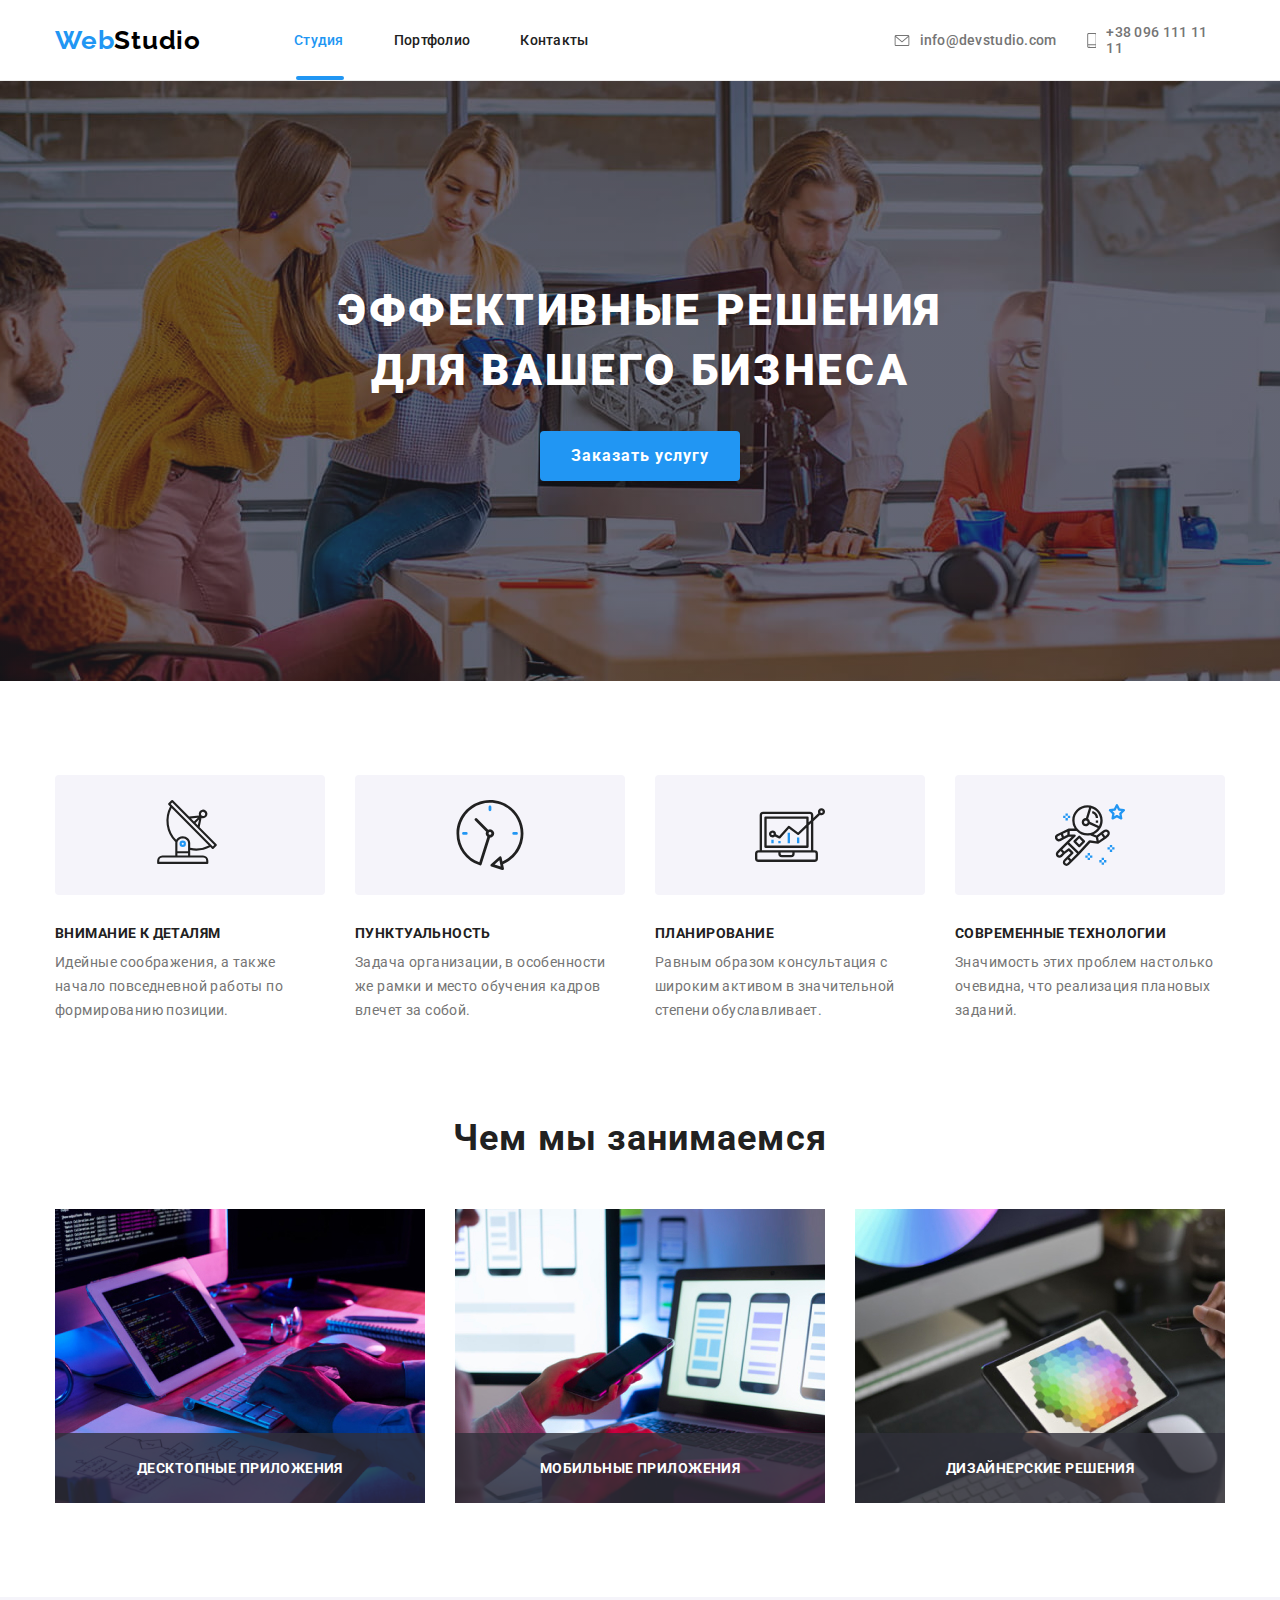
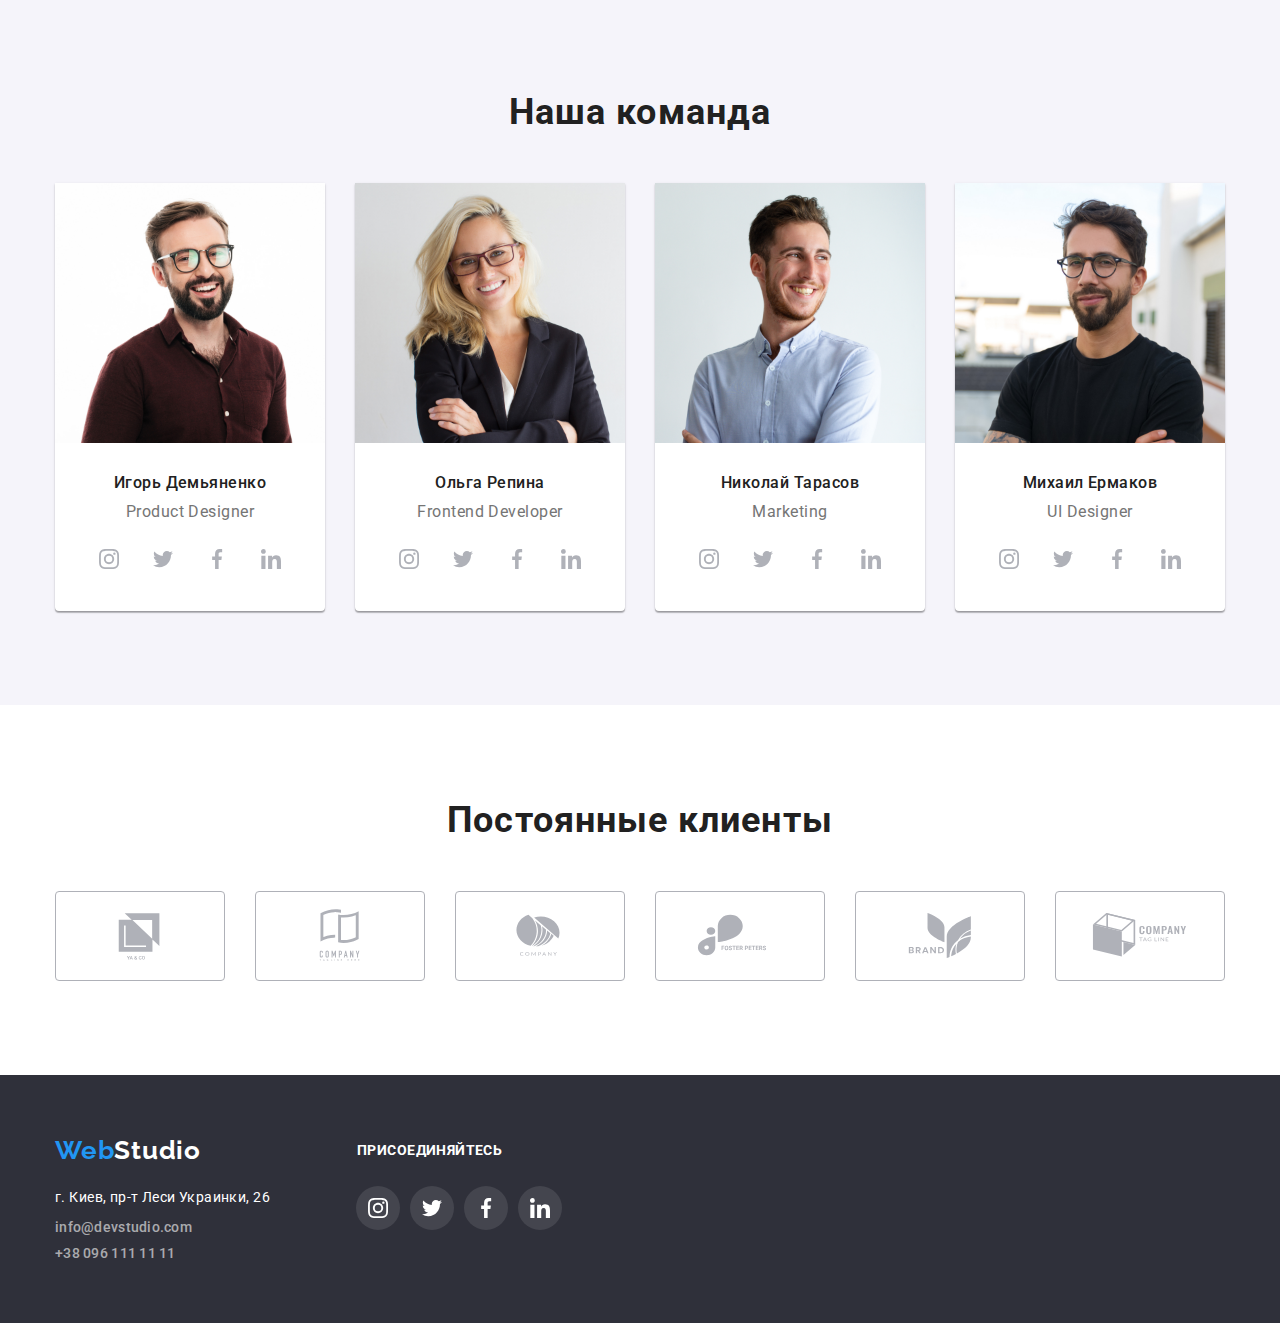
<file: index.html>
<!DOCTYPE html>
<html lang="ru">
  <head>
    <meta charset="UTF-8" />
    <meta name="viewport" content="width=device-width, initial-scale=1.0" />
    <title>Студия</title>
    <link rel="preconnect" href="https://fonts.googleapis.com" />
    <link rel="preconnect" href="https://fonts.gstatic.com" crossorigin />
    <link
      href="https://fonts.googleapis.com/css2?family=Raleway:wght@700&family=Roboto:wght@400;500;700;900&display=swap"
      rel="stylesheet"
    />
    <link
      rel="stylesheet"
      type="text/css"
      href="https://cdnjs.cloudflare.com/ajax/libs/modern-normalize/1.0.0/modern-normalize.min.css"
    />
    <link rel="stylesheet" type="text/css" href="./css/styles.css" />
  </head>

  <body>
    <!-- Шапка сайта -->

    <header class="page-header">
      <div class="container">
        <nav>
          <a class="logo" href=""> <span class="logoweb">Web</span>Studio</a>
          <ul class="site-nav">
            <li class="item">
              <a class="nav-link primary" href="./index.html">Студия</a>
            </li>
            <li class="item">
              <a class="nav-link secondary" href="./portfolio.html"
                >Портфолио</a
              >
            </li>
            <li class="item">
              <a class="nav-link" href="">Контакты</a>
            </li>
          </ul>
        </nav>
        <ul class="header-contacts">
          <li class="item">
            <a class="contact-mail" href="/mailto:info@devstudio.com">
              <svg class="envelope" width="26" height="79">
                <use href="./images/icons.svg#icon-envelope"></use>
              </svg>
              info@devstudio.com
            </a>
          </li>

          <li class="item">
            <a class="contact-phone" href="tel:+380961111111">
              <svg class="smartphone" width="20" height="79">
                <use href="./images/icons.svg#icon-smartphone"></use>
              </svg>
              +38 096 111 11 11
            </a>
          </li>
        </ul>
      </div>
    </header>
    <main>
      <!-- Слоган -->
      <section class="slogan">
        <div class="container">
          <h1 class="slogan-statement">
            Эффективные решения <br />
            для вашего бизнеса
          </h1>
          <button data-modal-open class="btn-type" type="button">
            Заказать услугу
          </button>
        </div>
      </section>

      <!-- Преимущества -->

      <section class="section advantages">
        <div class="container">
          <h2 class="visually-hidden">Наши преимущества</h2>
          <ul>
            <li class="item">
              <div class="advtgs-container">
                <svg class="advntgs-icon" width="70" height="70">
                  <use href="./images/icons.svg#icon-antenna"></use>
                </svg>
              </div>
              <h3>Внимание к деталям</h3>
              <p>
                Идейные соображения, а также начало повседневной работы по
                формированию позиции.
              </p>
            </li>
            <li class="item">
              <div class="advtgs-container">
                <svg class="advntgs-icon" width="70" height="70">
                  <use href="./images/icons.svg#icon-clock"></use>
                </svg>
              </div>
              <h3>Пунктуальность</h3>
              <p>
                Задача организации, в особенности же рамки и место обучения
                кадров влечет за собой.
              </p>
            </li>
            <li class="item">
              <div class="advtgs-container">
                <svg class="advntgs-icon" width="70" height="70">
                  <use href="./images/icons.svg#icon-diagram"></use>
                </svg>
              </div>
              <h3>Планирование</h3>
              <p>
                Равным образом консультация с широким активом в значительной
                степени обуславливает.
              </p>
            </li>
            <li class="item">
              <div class="advtgs-container">
                <svg class="advntgs-icon" width="70" height="70">
                  <use href="./images/icons.svg#icon-astronaut"></use>
                </svg>
              </div>
              <h3>Современные технологии</h3>
              <p>
                Значимость этих проблем настолько очевидна, что реализация
                плановых заданий.
              </p>
            </li>
          </ul>
        </div>
      </section>

      <!-- Виды деятельности -->
      <section class="section activity">
        <div class="container">
          <h2>Чем мы занимаемся</h2>
          <ul>
            <li class="item">
              <div class="thumb">
                <img
                  class="image-freegap"
                  src="./images/box1.jpg"
                  alt="Трансформер"
                  width="370"
                />
                <p class="label">Десктопные приложения</p>
              </div>
            </li>
            <li class="item">
              <div class="thumb">
                <img
                  class="image-freegap"
                  src="./images/box2.jpg"
                  alt="Ноутбук"
                  width="370"
                />
                <p class="label">Мобильные приложения</p>
              </div>
            </li>
            <li class="item">
              <div class="thumb">
                <img
                  class="image-freegap"
                  src="./images/box3.jpg"
                  alt="Планшет"
                  width="370"
                />
                <p class="label">Дизайнерские решения</p>
              </div>
            </li>
          </ul>
        </div>
      </section>

      <!-- Команда -->
      <section class="section studio-team">
        <div class="container">
          <h2 class="team">Наша команда</h2>
          <ul class="team-photos">
            <li class="item">
              <!-- Фотография-->
              <img
                class="image-freegap"
                src="./images/img1.jpg"
                alt="Фотография1"
                width="270"
              />
              <div class="team-cont">
                <h3 class="team-member">Игорь Демьяненко</h3>
                <p class="team-position">Product Designer</p>
                <ul class="social-list">
                  <li class="social-item">
                    <a class="social-link" href="">
                      <svg width="20" height="20">
                        <use href="./images/icons.svg#icon-instagram"></use>
                      </svg>
                    </a>
                  </li>
                  <li class="social-item">
                    <a class="social-link" href="">
                      <svg width="20" height="20">
                        <use href="./images/icons.svg#icon-twitter"></use>
                      </svg>
                    </a>
                  </li>
                  <li class="social-item">
                    <a class="social-link" href="">
                      <svg width="20" height="20">
                        <use href="./images/icons.svg#icon-facebook"></use>
                      </svg>
                    </a>
                  </li>
                  <li class="social-item">
                    <a class="social-link" href="">
                      <svg width="20" height="20">
                        <use href="./images/icons.svg#icon-linkedin"></use>
                      </svg>
                    </a>
                  </li>
                </ul>
              </div>
            </li>
            <li class="item">
              <!-- Фотография-->
              <img
                class="image-freegap"
                src="./images/img2.jpg"
                alt="Фотография2"
                width="270"
              />
              <div class="team-cont">
                <h3 class="team-member">Ольга Репина</h3>
                <p class="team-position">Frontend Developer</p>
                <ul class="social-list">
                  <li class="social-item">
                    <a class="social-link" href="">
                      <svg width="20" height="20">
                        <use href="./images/icons.svg#icon-instagram"></use>
                      </svg>
                    </a>
                  </li>
                  <li class="social-item">
                    <a class="social-link" href="">
                      <svg width="20" height="20">
                        <use href="./images/icons.svg#icon-twitter"></use>
                      </svg>
                    </a>
                  </li>
                  <li class="social-item">
                    <a class="social-link" href="">
                      <svg width="20" height="20">
                        <use href="./images/icons.svg#icon-facebook"></use>
                      </svg>
                    </a>
                  </li>
                  <li class="social-item">
                    <a class="social-link" href="">
                      <svg width="20" height="20">
                        <use href="./images/icons.svg#icon-linkedin"></use>
                      </svg>
                    </a>
                  </li>
                </ul>
              </div>
            </li>
            <li class="item">
              <!-- Фотография-->
              <img
                class="image-freegap"
                src="./images/img3.jpg"
                alt="Фотография3"
                width="270"
              />
              <div class="team-cont">
                <h3 class="team-member">Николай Тарасов</h3>
                <p class="team-position">Marketing</p>
                <ul class="social-list">
                  <li class="social-item">
                    <a class="social-link" href="">
                      <svg width="20" height="20">
                        <use href="./images/icons.svg#icon-instagram"></use>
                      </svg>
                    </a>
                  </li>
                  <li class="social-item">
                    <a class="social-link" href="">
                      <svg width="20" height="20">
                        <use href="./images/icons.svg#icon-twitter"></use>
                      </svg>
                    </a>
                  </li>
                  <li class="social-item">
                    <a class="social-link" href="">
                      <svg width="20" height="20">
                        <use href="./images/icons.svg#icon-facebook"></use>
                      </svg>
                    </a>
                  </li>
                  <li class="social-item">
                    <a class="social-link" href="">
                      <svg width="20" height="20">
                        <use href="./images/icons.svg#icon-linkedin"></use>
                      </svg>
                    </a>
                  </li>
                </ul>
              </div>
            </li>
            <li class="item">
              <!-- Фотография-->
              <img
                class="image-freegap"
                src="./images/img4.jpg"
                alt="Фотография4"
                width="270"
              />
              <div class="team-cont">
                <h3 class="team-member">Михаил Ермаков</h3>
                <p class="team-position">UI Designer</p>
                <ul class="social-list">
                  <li class="social-item">
                    <a class="social-link" href="">
                      <svg width="20" height="20">
                        <use href="./images/icons.svg#icon-instagram"></use>
                      </svg>
                    </a>
                  </li>
                  <li class="social-item">
                    <a class="social-link" href="">
                      <svg width="20" height="20">
                        <use href="./images/icons.svg#icon-twitter"></use>
                      </svg>
                    </a>
                  </li>
                  <li class="social-item">
                    <a class="social-link" href="">
                      <svg width="20" height="20">
                        <use href="./images/icons.svg#icon-facebook"></use>
                      </svg>
                    </a>
                  </li>
                  <li class="social-item">
                    <a class="social-link" href="">
                      <svg width="20" height="20">
                        <use href="./images/icons.svg#icon-linkedin"></use>
                      </svg>
                    </a>
                  </li>
                </ul>
              </div>
            </li>
          </ul>
        </div>
      </section>
      <!-- Клиенты -->
      <section class="section clients">
        <div class="container">
          <h2 class="clients-title">Постоянные клиенты</h2>
          <ul class="clients-list">
            <li class="clients-item">
              <a class="client-link" href="">
                <svg
                  width="106"
                  height="60"
                  preserveAspectRatio="xMidYMid slice"
                >
                  <use href="./images/icons.svg#icon-Logo-1"></use>
                </svg>
              </a>
            </li>

            <li class="clients-item">
              <a class="client-link" href="">
                <svg
                  width="106"
                  height="60"
                  preserveAspectRatio="xMidYMid slice"
                >
                  <use href="./images/icons.svg#icon-Logo-2"></use>
                </svg>
              </a>
            </li>

            <li class="clients-item">
              <a class="client-link" href="">
                <svg
                  width="106"
                  height="60"
                  preserveAspectRatio="xMidYMid slice"
                >
                  <use href="./images/icons.svg#icon-Logo-3"></use>
                </svg>
              </a>
            </li>

            <li class="clients-item">
              <a class="client-link" href="">
                <svg
                  width="106"
                  height="60"
                  preserveAspectRatio="xMidYMid slice"
                >
                  <use href="./images/icons.svg#icon-Logo-4"></use>
                </svg>
              </a>
            </li>

            <li class="clients-item">
              <a class="client-link" href="">
                <svg
                  width="106"
                  height="60"
                  preserveAspectRatio="xMidYMid slice"
                >
                  <use href="./images/icons.svg#icon-Logo-5"></use>
                </svg>
              </a>
            </li>

            <li class="clients-item">
              <a class="client-link" href="">
                <svg
                  width="106"
                  height="60"
                  preserveAspectRatio="xMidYMid slice"
                >
                  <use href="./images/icons.svg#icon-Logo-6"></use>
                </svg>
              </a>
            </li>
          </ul>
        </div>
      </section>
    </main>
    <!-- Футер -->
    <footer class="footer-style">
      <div class="container">
        <div class="appeal-part">
          <a class="logo" href="">
            <span class="logoweb">Web</span
            ><span class="studio">Studio</span></a
          >
          <!-- Призыв -->
          <h4 class="appeal">Присоединяйтесь</h4>
        </div>
        <div class="additional">
          <div class="addrss">
            <address>
              <p class="addrss-line">г. Киев, пр-т Леси Украинки, 26</p>
              <ul class="footer-contacts">
                <li>
                  <a href="/mailto:info@devstudio.com">info@devstudio.com</a>
                </li>
                <li>
                  <a href="tel:+380961111111">+38 096 111 11 11</a>
                </li>
              </ul>
            </address>
          </div>
          <!-- Social links -->

          <ul class="social-list">
            <li class="social-item">
              <a class="social-link" href="">
                <svg width="20" height="20">
                  <use href="./images/icons.svg#icon-instagram"></use>
                </svg>
              </a>
            </li>
            <li class="social-item">
              <a class="social-link" href="">
                <svg width="20" height="20">
                  <use href="./images/icons.svg#icon-twitter"></use>
                </svg>
              </a>
            </li>
            <li class="social-item">
              <a class="social-link" href="">
                <svg width="20" height="20">
                  <use href="./images/icons.svg#icon-facebook"></use>
                </svg>
              </a>
            </li>
            <li class="social-item">
              <a class="social-link" href="">
                <svg width="20" height="20">
                  <use href="./images/icons.svg#icon-linkedin"></use>
                </svg>
              </a>
            </li>
          </ul>
        </div>
      </div>
    </footer>
    <div class="backdrop is-hidden" data-modal>
      <div class="modal">
        <button class="btn-close" data-modal-close>
          <svg
            class="button-icon"
            width="18"
            height="18"
            preserveAspectRatio="xMidYMid slice"
          >
            <use href="./images/icons.svg#icon-close_black"></use>
          </svg>
        </button>
      </div>
    </div>
    <script src="./js/modal.js"></script>
  </body>
</html>
</file>
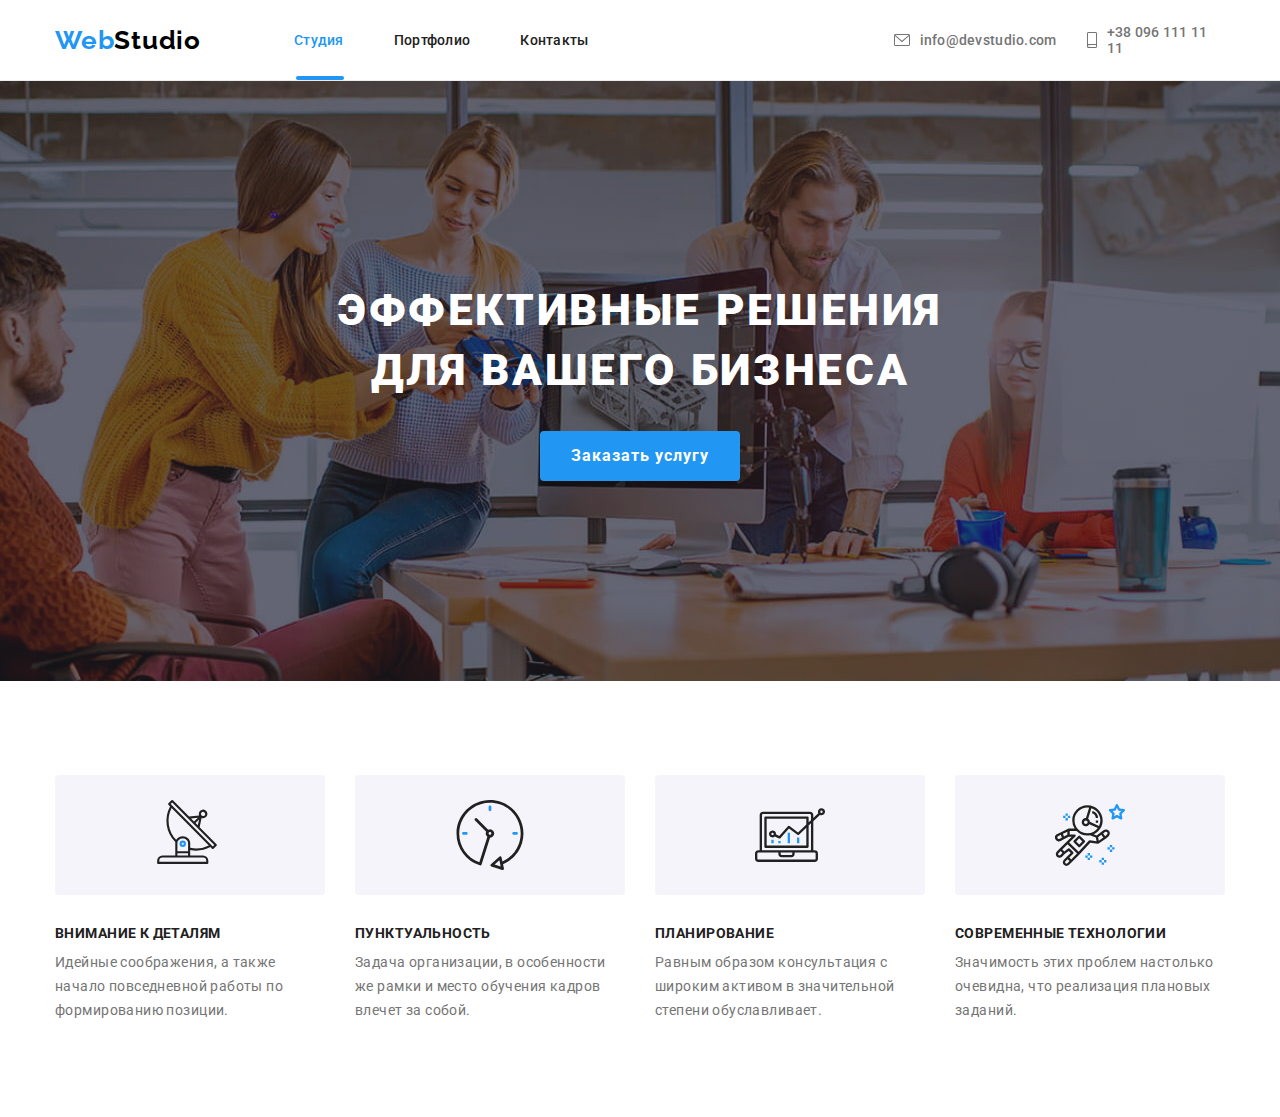
<file: modal.html>
<!DOCTYPE html>
<html lang="en">
  <head>
    <meta charset="UTF-8" />
    <meta http-equiv="X-UA-Compatible" content="IE=edge" />
    <meta name="viewport" content="width=device-width, initial-scale=1.0" />
    <title>Modal</title>
    <link rel="preconnect" href="https://fonts.googleapis.com" />
    <link rel="preconnect" href="https://fonts.gstatic.com" crossorigin />
    <link
      href="https://fonts.googleapis.com/css2?family=Raleway:wght@700&family=Roboto:wght@400;500;700;900&display=swap"
      rel="stylesheet"
    />
    <link
      rel="stylesheet"
      type="text/css"
      href="https://cdnjs.cloudflare.com/ajax/libs/modern-normalize/1.0.0/modern-normalize.min.css"
    />
    <link rel="stylesheet" href="./css/styles.css" />
  </head>
  <body>
    <!-- Шапка сайта -->

    <header class="page-header">
      <div class="border-line">
        <div class="container">
          <nav>
            <a class="logo" href=""> <span class="logoweb">Web</span>Studio</a>
            <ul class="site-nav">
              <li class="item">
                <a class="nav-link primary" href="./index.html">Студия</a>
              </li>
              <li class="item">
                <a class="nav-link secondary" href="./portfolio.html"
                  >Портфолио</a
                >
              </li>
              <li class="item">
                <a class="nav-link" href="">Контакты</a>
              </li>
            </ul>
          </nav>
          <ul class="header-contacts">
            <li class="item">
              <a class="contact-mail" href="/mailto:info@devstudio.com">
                <svg class="envelope" width="26" height="80">
                  <use href="./images/icons.svg#icon-envelope"></use>
                </svg>
              </a>
              <a class="contact-mail" href="/mailto:info@devstudio.com"
                >info@devstudio.com
              </a>
            </li>

            <li class="item">
              <a class="contact-phone" href="tel:+380961111111">
                <svg class="smartphone" width="20" height="80">
                  <use href="./images/icons.svg#icon-smartphone"></use>
                </svg>
              </a>
              <a class="contact-phone" href="tel:+380961111111">
                +38 096 111 11 11
              </a>
            </li>
          </ul>
        </div>
      </div>
    </header>
    <main>
      <!-- Слоган -->

      <section class="slogan">
        <div class="container">
          <h1 class="slogan-statement">
            Эффективные решения <br />
            для вашего бизнеса
          </h1>
          <button data-modal-open class="btn-type" type="button">
            Заказать услугу
          </button>
        </div>
      </section>

      <!-- Преимущества -->

      <section class="section advantages">
        <div class="container">
          <ul>
            <li class="item">
              <div class="advtgs-container">
                <svg class="advntgs-icon" width="70" height="70">
                  <use href="./images/icons.svg#icon-antenna"></use>
                </svg>
              </div>
              <h3>Внимание к деталям</h3>
              <p>
                Идейные соображения, а также начало повседневной работы по
                формированию позиции.
              </p>
            </li>
            <li class="item">
              <div class="advtgs-container">
                <svg class="advntgs-icon" width="70" height="70">
                  <use href="./images/icons.svg#icon-clock"></use>
                </svg>
              </div>
              <h3>Пунктуальность</h3>
              <p>
                Задача организации, в особенности же рамки и место обучения
                кадров влечет за собой.
              </p>
            </li>
            <li class="item">
              <div class="advtgs-container">
                <svg class="advntgs-icon" width="70" height="70">
                  <use href="./images/icons.svg#icon-diagram"></use>
                </svg>
              </div>
              <h3>Планирование</h3>
              <p>
                Равным образом консультация с широким активом в значительной
                степени обуславливает.
              </p>
            </li>
            <li class="item">
              <div class="advtgs-container">
                <svg class="advntgs-icon" width="70" height="70">
                  <use href="./images/icons.svg#icon-astronaut"></use>
                </svg>
              </div>
              <h3>Современные технологии</h3>
              <p>
                Значимость этих проблем настолько очевидна, что реализация
                плановых заданий.
              </p>
            </li>
          </ul>
        </div>
      </section>
    </main>
    <div class="backdrop is-hidden" data-modal>
      <div class="modal">
        <button class="btn-close" data-modal-close>
          <svg
            class="button-icon"
            width="18"
            height="18"
            preserveAspectRatio="xMidYMid slice"
          >
            <use href="./images/icons.svg#icon-close_black"></use>
          </svg>
        </button>
      </div>
    </div>
    <script src="./js/modal.js"></script>
  </body>
</html>
</file>
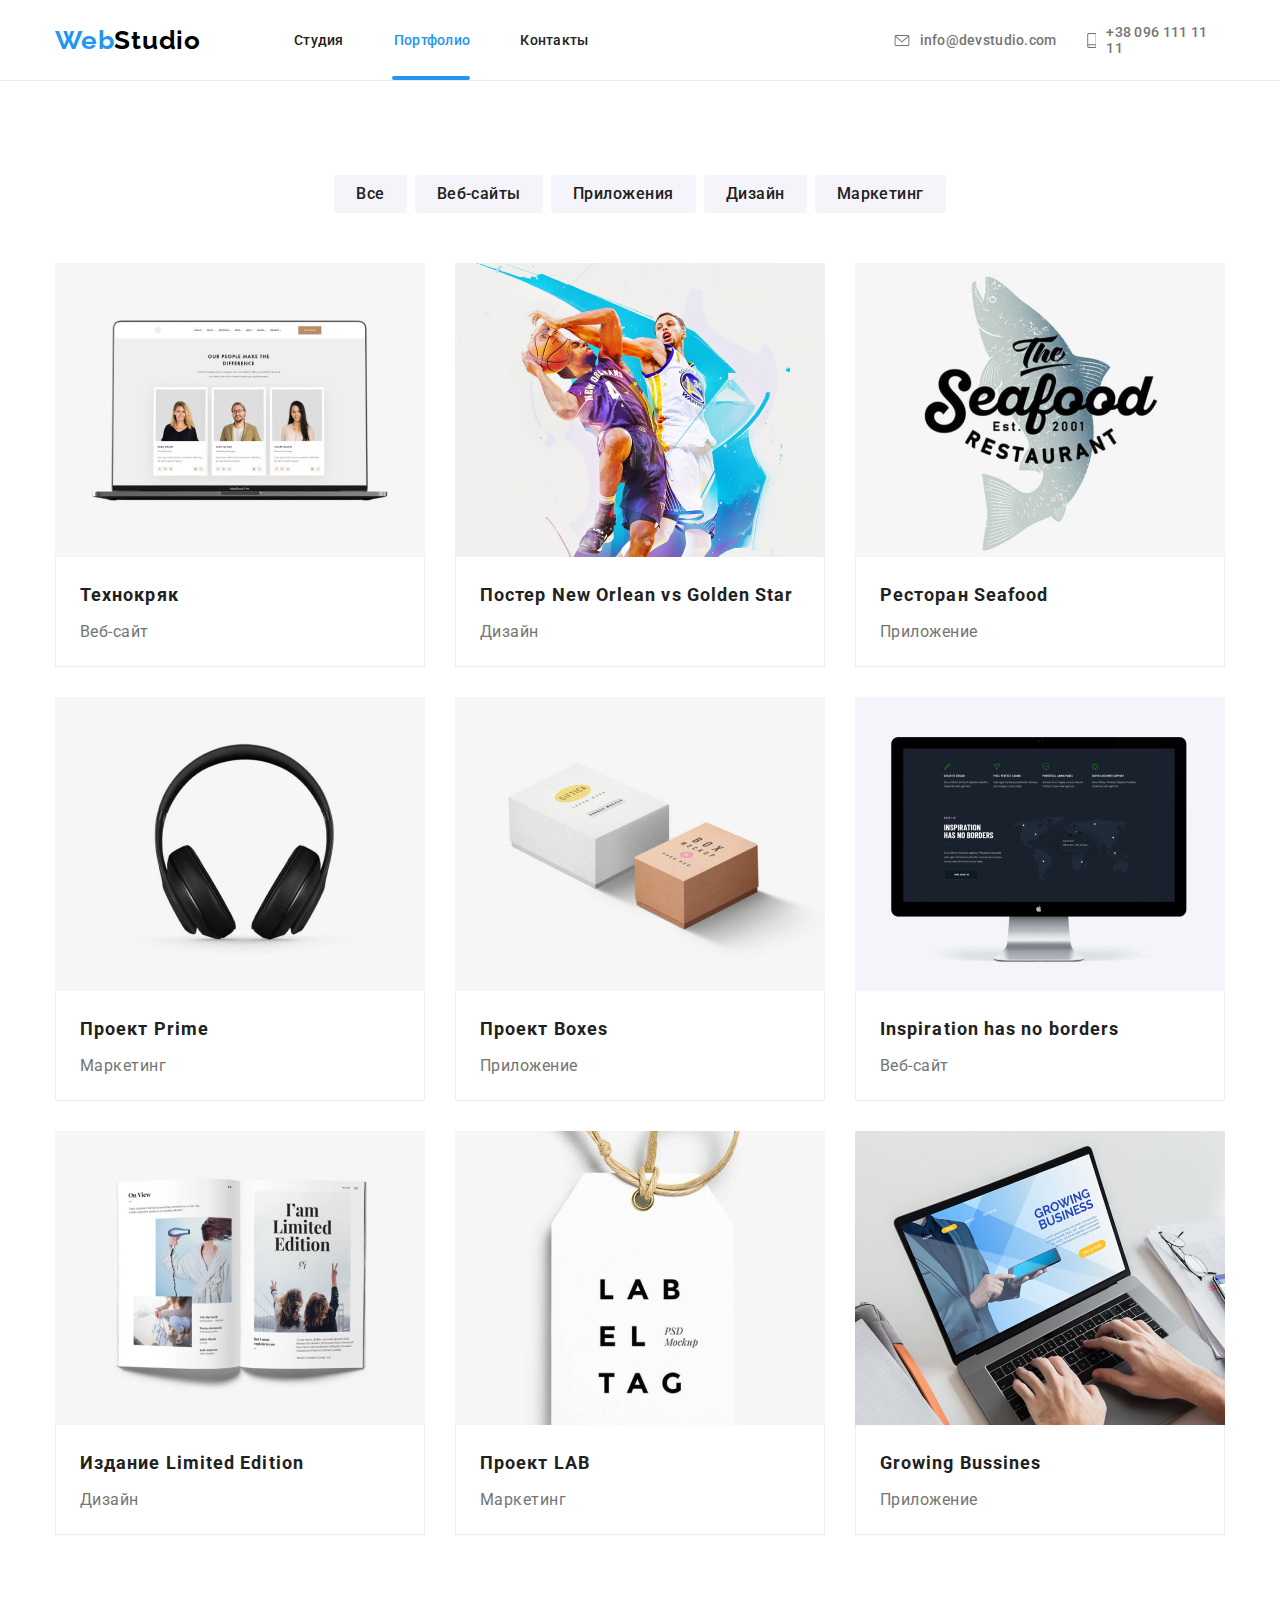
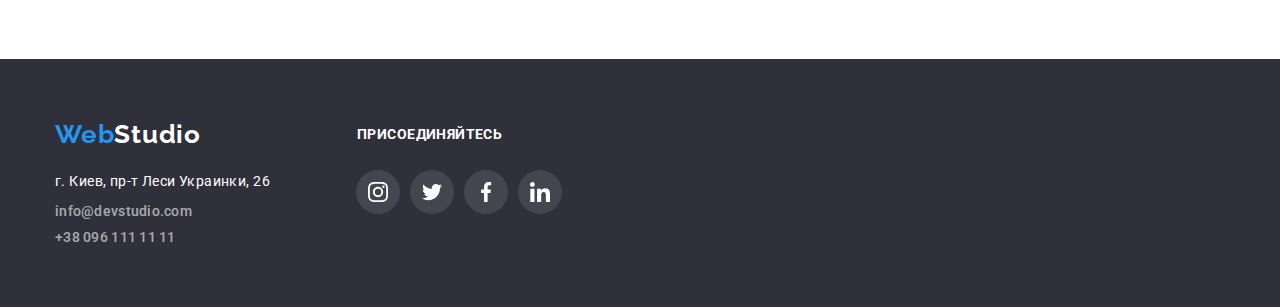
<file: portfolio.html>
<!DOCTYPE html>
<html lang="en">
  <head>
    <meta charset="UTF-8" />
    <meta http-equiv="X-UA-Compatible" content="IE=edge" />
    <meta name="viewport" content="width=device-width, initial-scale=1.0" />
    <title>Портфолио</title>
    <link rel="preconnect" href="https://fonts.googleapis.com" />
    <link rel="preconnect" href="https://fonts.gstatic.com" crossorigin />
    <link
      href="https://fonts.googleapis.com/css2?family=Raleway:wght@700&family=Roboto:wght@400;500;700;900&display=swap"
      rel="stylesheet"
    />
    <link
      rel="stylesheet"
      type="text/css"
      href="https://cdnjs.cloudflare.com/ajax/libs/modern-normalize/1.0.0/modern-normalize.min.css"
    />
    <link rel="stylesheet" type="text/css" href="./css/styles.css" />
  </head>
  <!-- <style type="text/css">
    .link-portfolio:visited {
      color: #2196f3;
      text-decoration: none;
    }
  </style> -->
  <body>
    <!-- Шапка сайта -->
    <header class="page-header">
      <div class="border-line">
        <div class="container">
          <nav>
            <a class="logo" href=""> <span class="logoweb">Web</span>Studio</a>
            <ul class="site-nav">
              <li class="item">
                <a class="nav-link secondary" href="./index.html">Студия</a>
              </li>
              <li class="item">
                <a class="nav-link primary portfolio" href="./portfolio.html"
                  >Портфолио</a
                >
              </li>
              <li class="item">
                <a class="nav-link" href="">Контакты</a>
              </li>
            </ul>
          </nav>
          <ul class="header-contacts">
            <li class="item">
              <a class="contact-mail" href="/mailto:info@devstudio.com">
                <svg class="envelope" width="26" height="79">
                  <use href="./images/icons.svg#icon-envelope"></use>
                </svg>
                info@devstudio.com
              </a>
            </li>

            <li class="item">
              <a class="contact-phone" href="tel:+380961111111">
                <svg class="smartphone" width="20" height="79">
                  <use href="./images/icons.svg#icon-smartphone"></use>
                </svg>
                +38 096 111 11 11
              </a>
            </li>
          </ul>
        </div>
      </div>
    </header>

    <main>
      <section class="section projects-list">
        <!-- Filters Projects-->
        <div class="container">
          <ul class="filter-bttns">
            <li class="item">
              <button class="bttn" type="button">Все</button>
            </li>
            <li class="item">
              <button class="bttn" type="button">Веб-сайты</button>
            </li>
            <li class="item">
              <button class="bttn" type="button">Приложения</button>
            </li>
            <li class="item">
              <button class="bttn" type="button">Дизайн</button>
            </li>
            <li class="item">
              <button class="bttn" type="button">Маркетинг</button>
            </li>
          </ul>
          <ul class="projects">
            <li class="item">
              <a class="project-link" href="">
                <div class="thumb-project">
                  <img
                    class="image-freegap"
                    src="./images/project1.jpg"
                    alt="Project1"
                    width="370"
                  />
                  <p class="project-hover">
                    Технокряк это современная площадка распространения
                    коронавируса. Компании используют эту платформу для
                    цифрового шпионажа и атак на защищённые сервера конкурентов.
                  </p>
                </div>
                <div class="cont-border">
                  <h3 class="project-name">Технокряк</h3>
                  <p class="project-type">Веб-сайт</p>
                </div>
              </a>
            </li>
            <li class="item">
              <a class="project-link" href="">
                <div class="thumb-project">
                  <img
                    class="image-freegap"
                    src="./images/project2.jpg"
                    alt="Project2"
                    width="370"
                  />
                  <p class="project-hover">
                    Технокряк это современная площадка распространения
                    коронавируса. Компании используют эту платформу для
                    цифрового шпионажа и атак на защищённые сервера конкурентов.
                  </p>
                </div>
                <div class="cont-border">
                  <h3 class="project-name">Постер New Orlean vs Golden Star</h3>
                  <p class="project-type">Дизайн</p>
                </div>
              </a>
            </li>
            <li class="item">
              <a class="project-link" href="">
                <div class="thumb-project">
                  <img
                    class="image-freegap"
                    src="./images/project3.jpg"
                    alt="Project3"
                    width="370"
                  />
                  <p class="project-hover">
                    Технокряк это современная площадка распространения
                    коронавируса. Компании используют эту платформу для
                    цифрового шпионажа и атак на защищённые сервера конкурентов.
                  </p>
                </div>
                <div class="cont-border">
                  <h3 class="project-name">Ресторан Seafood</h3>
                  <p class="project-type">Приложение</p>
                </div>
              </a>
            </li>
            <li class="item">
              <a class="project-link" href="">
                <div class="thumb-project">
                  <img
                    class="image-freegap"
                    src="./images/project4.jpg"
                    alt="Project4"
                    width="370"
                  />
                  <p class="project-hover">
                    Технокряк это современная площадка распространения
                    коронавируса. Компании используют эту платформу для
                    цифрового шпионажа и атак на защищённые сервера конкурентов.
                  </p>
                </div>
                <div class="cont-border">
                  <h3 class="project-name">Проект Prime</h3>
                  <p class="project-type">Маркетинг</p>
                </div>
              </a>
            </li>
            <li class="item">
              <a class="project-link" href="">
                <div class="thumb-project">
                  <img
                    class="image-freegap"
                    src="./images/project5.jpg"
                    alt="Project5"
                    width="370"
                  />
                  <p class="project-hover">
                    Технокряк это современная площадка распространения
                    коронавируса. Компании используют эту платформу для
                    цифрового шпионажа и атак на защищённые сервера конкурентов.
                  </p>
                </div>
                <div class="cont-border">
                  <h3 class="project-name">Проект Boxes</h3>
                  <p class="project-type">Приложение</p>
                </div>
              </a>
            </li>
            <li class="item">
              <a class="project-link" href="">
                <div class="thumb-project">
                  <img
                    class="image-freegap"
                    src="./images/project6.jpg"
                    alt="Project6"
                    width="370"
                  />
                  <p class="project-hover">
                    Технокряк это современная площадка распространения
                    коронавируса. Компании используют эту платформу для
                    цифрового шпионажа и атак на защищённые сервера конкурентов.
                  </p>
                </div>
                <div class="cont-border">
                  <h3 class="project-name">Inspiration has no borders</h3>
                  <p class="project-type">Веб-сайт</p>
                </div>
              </a>
            </li>
            <li class="item">
              <a class="project-link" href="">
                <div class="thumb-project">
                  <img
                    class="image-freegap"
                    src="./images/project7.jpg"
                    alt="Project7"
                    width="370"
                  />
                  <p class="project-hover">
                    Технокряк это современная площадка распространения
                    коронавируса. Компании используют эту платформу для
                    цифрового шпионажа и атак на защищённые сервера конкурентов.
                  </p>
                </div>
                <div class="cont-border">
                  <h3 class="project-name">Издание Limited Edition</h3>
                  <p class="project-type">Дизайн</p>
                </div>
              </a>
            </li>
            <li class="item">
              <a class="project-link" href="">
                <div class="thumb-project">
                  <img
                    class="image-freegap"
                    src="./images/project8.jpg"
                    alt="Project8"
                    width="370"
                  />
                  <p class="project-hover">
                    Технокряк это современная площадка распространения
                    коронавируса. Компании используют эту платформу для
                    цифрового шпионажа и атак на защищённые сервера конкурентов.
                  </p>
                </div>
                <div class="cont-border">
                  <h3 class="project-name">Проект LAB</h3>
                  <p class="project-type">Маркетинг</p>
                </div>
              </a>
            </li>
            <li class="item">
              <a class="project-link" href="">
                <div class="thumb-project">
                  <img
                    class="image-freegap"
                    src="./images/project9.jpg"
                    alt="Project9"
                    width="370"
                  />
                  <p class="project-hover">
                    Технокряк это современная площадка распространения
                    коронавируса. Компании используют эту платформу для
                    цифрового шпионажа и атак на защищённые сервера конкурентов.
                  </p>
                </div>
                <div class="cont-border">
                  <h3 class="project-name">Growing Bussines</h3>
                  <p class="project-type">Приложение</p>
                </div>
              </a>
            </li>
          </ul>
        </div>
      </section>
    </main>
    <!-- Футер -->
    <footer class="footer-style">
      <div class="container">
        <div class="appeal-part">
          <a class="logo" href="">
            <span class="logoweb">Web</span
            ><span class="studio">Studio</span></a
          >
          <!-- Призыв -->
          <h4 class="appeal">Присоединяйтесь</h4>
        </div>
        <div class="additional">
          <div class="addrss">
            <address>
              <p class="addrss-line">г. Киев, пр-т Леси Украинки, 26</p>
              <ul class="footer-contacts">
                <li>
                  <a href="/mailto:info@devstudio.com">info@devstudio.com</a>
                </li>
                <li>
                  <a href="tel:+380961111111">+38 096 111 11 11</a>
                </li>
              </ul>
            </address>
          </div>
          <!-- Social links -->

          <ul class="social-list">
            <li class="social-item">
              <a class="social-link" href="">
                <svg class="list-icon" width="20" height="20">
                  <use href="./images/icons.svg#icon-instagram"></use>
                </svg>
              </a>
            </li>
            <li class="social-item">
              <a class="social-link" href="">
                <svg class="list-icon" width="20" height="20">
                  <use href="./images/icons.svg#icon-twitter"></use>
                </svg>
              </a>
            </li>
            <li class="social-item">
              <a class="social-link" href="">
                <svg class="list-icon" width="20" height="20">
                  <use href="./images/icons.svg#icon-facebook"></use>
                </svg>
              </a>
            </li>
            <li class="social-item">
              <a class="social-link" href="">
                <svg class="list-icon" width="20" height="20">
                  <use href="./images/icons.svg#icon-linkedin"></use>
                </svg>
              </a>
            </li>
          </ul>
        </div>
      </div>
    </footer>
  </body>
</html>
</file>
<file: css/styles.css>
:root {
  --primary-text-color: #212121;
  --secondary-text-color: #757575;
  --title-text-color: #212121;
  --static-color: #2196f3;
  --filter-static-color: #f5f4fa;
  --accent-color: #188ce8;
  --primary-white-color: #ffffff;

  --transition-time: 250ms;
  --transition-function: cubic-bezier(0.4, 0, 0.2, 1);
}
/*Используется когда нет нормализации стилей*/
/* html {
  box-sizing: border-box;
}
*,
*::before,
*::after {
  box-sizing: inherit;
} */

body {
  font-family: "Roboto", sans-serif;
  color: var(--primary-text-color);
}
.page-header {
  margin: 0 auto;
  background-color: var(--primary-white-color);
  border-bottom-style: solid;
  border-bottom-width: 1px;
  border-bottom-color: #ececec;
}

/* Вспомогательная обводка границ блока */
/* margin-bottom: 50px;
  outline: 2px solid tomato;
  background-color: tomato;
} */

.logo {
  font-family: "Raleway";
  font-style: normal;
  font-weight: 700;
  font-size: 26px;
  line-height: 1.192;
  letter-spacing: 0.03em;
  color: #000000;
  text-decoration: none;
}
.footer-style .logo {
  display: inline-block;
  }

.logoweb {
  color: #2196f3;
}
.studio {
  color: #ffffff;
}
/* Меню навигации */
/* Базовый стиль ссылок */
/* Расширение границ */
.site-nav .nav-link {
  display: inline-block;
  padding-top: 32px;
  padding-bottom: 32px;
  /* Оформление текста */
  font-style: normal;
  font-weight: 500;
  font-size: 14px;
  line-height: 1.143;
  letter-spacing: 0.02em;
  color: var(--primary-text-color);
  transition: color var(--transition-time) var(--transition-function);
  text-decoration: none;
}

/* Применение свойств flex контейнера */
.site-nav {
  display: flex;
  list-style-type: none;
  margin: 0;
  padding: 0;
  margin-left: 93px;
}
/* .header-contacts .item {
  display: flex;
  align-items: center;
} */
.page-header * {
  display: flex;
  align-items: center;
}

/* .site-nav .item{
  margin-right: 50px;
}
.site-nav .item:last-child{
margin-right: 0;
} */
/* .site-nav .item:not(:last-child){
  margin-right: 50px;
} */
/* Удаление зазора у крайнего элемента*/
.site-nav .item + .item {
  margin-left: 50px;
}
/* Стили ссылок при наведении */
.site-nav .nav-link:hover,
.site-nav .nav-link:focus {
  color: var(--static-color);
  text-decoration: none;
}
/* Подсветка ссылки текущей страницы */

.nav-link.primary {
  color: var(--static-color);
  text-decoration: none;
}
.primary::after {
  content: "";
  width: 48px;
  height: 4px;
  border-radius: 2px;
  border-top-width: 4px;
  border-top-style: solid;
  border-top-color: #2196f3;
  position: absolute;
  top: 76px;
  margin-left: -48px;
}
.primary.portfolio::after {
  content: "";
  width: 78px;
  height: 4px;
  border-radius: 2px;
  border-top-width: 4px;
  border-top-style: solid;
  border-top-color: #2196f3;
  position: absolute;
  top: 76px;
  margin-left: -78px;
}

.nav-link.secondary {
  color: var(--primary-text-color);
  text-decoration: none;
}
/* Меню контактов */

.header-contacts,
.footer-contacts {
  list-style: none;
  margin: 0;
  padding: 0;
}

/* Стили ссылок контактов */
/* Расширение границ */
.envelope {
  display: block;
  fill: #757575;
  padding-top: 34px;
  padding-bottom: 34px;
  padding-right: 10px;
  transition: fill var(--transition-time) var(--transition-function);
}

.smartphone {
  display: block;
  fill: #757575;
  padding-top: 32px;
  padding-bottom: 32px;
  padding-right: 10px;
  transition: fill var(--transition-time) var(--transition-function);
}
.contact-mail,
.contact-phone {
  display: flex;
  align-items: center;

  /* Оформление текста */
  font-style: normal;
  font-weight: 500;
  font-size: 14px;
  line-height: 1.143;
  letter-spacing: 0.02em;
  color: var(--secondary-text-color);
  transition: color var(--transition-time) var(--transition-function);
  text-decoration: none;
}
/* Удаление зазора у крайнего элемента */
.header-contacts .item:not(:last-child) {
  margin-right: 30px;
}
/*Окончательное позиционирование ссылок контактов */
.header-contacts .item:first-child {
  margin-left: 305px;
}

.header-contacts .item:hover .envelope {
  fill: var(--accent-color);
}
.header-contacts .item:hover .contact-mail {
  color: var(--accent-color);
}
.header-contacts .item:hover .smartphone {
  fill: var(--accent-color);
}
.header-contacts .item:hover .contact-phone {
  color: var(--accent-color);
}
.contact-mail:focus .envelope {
  fill: var(--accent-color);
}
.contact-mail:focus {
  color: var(--accent-color);
}
.contact-phone:focus .smartphone {
  fill: var(--accent-color);
}
.contact-phone:focus {
  color: var(--accent-color);
}

.footer-contacts a {
  font-style: normal;
  font-weight: 500;
  font-size: 14px;
  line-height: 1.143;
  letter-spacing: 0.02em;
  color: rgba(255, 255, 255, 0.6);
  text-decoration: none;
  display: inline-block;
  margin-top: 9px;
  transition: color var(--transition-time) var(--transition-function);
}

.footer-contacts a:hover,
.footer-contacts a:focus {
  color: var(--accent-color);
}
/* Весь внутренний контент оборачиваем в специальный контейнер */
/* Указываем заданную ширину области контента, а также центрируем */
.container {
  width: 1200px;
  margin: 0;
  padding-left: 15px;
  padding-right: 15px;
  margin-right: auto;
  margin-left: auto;
  /* outline: 2px solid tomato; */
}
/* Отступы для внутреннего контента секций страницы */

.section {
  padding-top: 94px;
  padding-bottom: 94px;
  background-color: var(--primary-white-color);
}
/* Секция - Слоган студии */
.slogan {
  max-width: 1600px;
  padding-top: 200px;
  padding-bottom: 200px;
  margin: 0 auto;
  text-align: center;
  background-image: linear-gradient(
      to right,
      rgba(47, 48, 58, 0.4),
      rgba(47, 48, 58, 0.4)
    ),
    url("../images/img_overlay.jpg");
  background-repeat: no-repeat;
  background-position: center;
  background-size: cover;
}

/* Стиль слогана */

.slogan-statement {
  margin: 0px auto;
  max-width: 696px;
  max-height: 120px;
  font-style: normal;
  font-weight: 900;
  font-size: 44px;
  line-height: 1.363;
  /* text-align: center; */
  letter-spacing: 0.06em;
  text-transform: uppercase;
  color: var(--primary-white-color);
}
/* Стиль текста - Заказать услугу */

.slogan button {
  font-style: normal;
  font-weight: bold;
  font-size: 16px;
  line-height: 1.875;
  display: inline-block;
  align-items: center;
  text-align: center;
  letter-spacing: 0.06em;
  border: 0;
  padding: 0;
  color: var(--primary-white-color);
}

/* Стиль кнопки - заказать работу */
.btn-type {
  display: inline-block;
  width: 200px;
  height: 50px;
  background: var(--static-color);
  box-shadow: 0px 4px 4px rgba(0, 0, 0, 0.15);
  border-radius: 4px;
  margin-top: 30px;
  transition: background var(--transition-time) var(--transition-function);
}
.btn-type:hover,
.btn-type:focus {
  width: 200px;
  height: 50px;
  background: var(--accent-color);
  box-shadow: 0px 4px 4px rgba(0, 0, 0, 0.15);
  border-radius: 4px;
  cursor: pointer;
}
/* Секция - Преимущества студии */

.visually-hidden {
  position: absolute;
  white-space: nowrap;
  width: 1px;
  height: 1px;
  overflow: hidden;
  border: 0;
  padding: 0;
  clip: rect(0 0 0 0);
  clip-path: inset(50%);
  margin: -1px;
}

.advantages {
  margin: 0 auto;
}
/* Горизонтальное размещение Flex */

.advantages ul {
  list-style-type: none;
  display: flex;
  margin: 0;
  padding: 0;
}
.advantages .item + .item {
  margin-left: 30px;
}
/* Преимущества */
/* Стили текста заголовков и абзацев */
.advtgs-container {
  display: flex;
  align-items: center;
  justify-content: center;
  width: 270px;
  height: 120px;
  background: #f5f4fa;
  border-radius: 4px;
  margin-bottom: 30px;
}

.advantages .item {
  width: 270px;
}
.advantages h3 {
  margin: 0;
  font-weight: bold;
  font-size: 14px;
  line-height: 1.143;
  letter-spacing: 0.03em;
  text-transform: uppercase;
  color: var(--title-text-color);
}
.advantages p {
  margin: 0;
  margin-top: 10px;
  font-weight: normal;
  font-size: 14px;
  line-height: 1.714;
  letter-spacing: 0.03em;
  color: var(--secondary-text-color);
}

/* Тескт поверх картинок секции преимущества */

.label {
  display: block;
  width: 370px;
  height: 70px;
  font-weight: bold;
  font-size: 14px;
  line-height: 1.143;
  text-align: center;
  letter-spacing: 0.03em;
  text-transform: uppercase;
  background: rgba(47, 48, 58, 0.8);
  color: #ffffff;
}
/* Контейнер для оформления */
.thumb {
  position: relative;
}

.thumb > .label {
  position: absolute;
  bottom: 0;
  right: 0;
  margin: 0;
  padding-top: 27px;
  padding-bottom: 27px;
}

/* Секция - Чем мы занимаемся */

.activity {
  margin: 0 auto;
  padding-top: 0;
}
/* Горизонтальное размещение Flex */
.activity ul {
  list-style-type: none;
  display: flex;
  margin: 0;
  padding: 0;

}
/* Очистка отступа элемента */

.activity .item + .item {
  margin-left: 30px;
}
.activity h2 {
  margin: 0;
  margin-bottom: 50px;
  font-style: normal;
  font-weight: bold;
  font-size: 36px;
  line-height: 1.167;
  text-align: center;
  letter-spacing: 0.03em;
  color: var(--primary-text-color);
}
/* Секция - Наша команда */
/* Очистка отступа элемента */
.studio-team .item + .item {
  margin-left: 30px;
}
.studio-team {
  margin: 0 auto;
  background-color: var(--filter-static-color);
}

/* Стиль карточки участника команды студии */
.studio-team .item {
  width: 270px;
  height: 428px;
  background: #ffffff;
  /* material shadow v1 */
  box-shadow: 0px 1px 3px rgba(0, 0, 0, 0.12), 0px 1px 1px rgba(0, 0, 0, 0.14),
    0px 2px 1px rgba(0, 0, 0, 0.2);
  border-radius: 0px 0px 4px 4px;
}
/* Горизонтальное размещение Flex */
.team-photos {
  list-style-type: none;
  margin: 0;
  padding: 0;
  display: flex;
}
.team {
  margin: 0;
  margin-bottom: 50px;
  font-style: normal;
  font-weight: bold;
  font-size: 36px;
  line-height: 1.167;
  text-align: center;
  letter-spacing: 0.03em;
  color: var(--primary-text-color);
}
/* Стиль текста - имя */
.team-member {
  margin: 0;
  margin-bottom: 10px;
  font-style: normal;
  font-weight: 500;
  font-size: 16px;
  line-height: 1.188;
  text-align: center;
  letter-spacing: 0.03em;
  color: var(--primary-text-color);
}
/* Стиль текста - название должности*/
.team-position {
  margin: 0;
  margin-bottom: 16px;
  font-style: normal;
  font-weight: normal;
  font-size: 16px;
  line-height: 1.188;
  text-align: center;
  letter-spacing: 0.03em;
  color: var(--secondary-text-color);
}

.team-cont {
  padding-top: 30px;
  padding-bottom: 30px;
  padding-left: 32px;
  padding-right: 32px;
}

/* Выравнивание списка кнопок соцсетей */
.social-list {
  list-style: none;
  padding: 0;
  display: flex;
}
/* Очистка крайнего левого отсупа */
.social-list .social-item + .social-item {
  margin-left: 10px;
}
/* Стили ссылок соцсетей */
.social-link {
  display: block;
  padding: 12px;
  margin: 0;
  border: none;
  width: 44px;
  height: 44px;
  border-radius: 50%;
  background: #ffffff;
  fill: #afb1b8;
  transition: fill var(--transition-time) var(--transition-function),
    background var(--transition-time) var(--transition-function);
}
.social-list a:hover,
.social-list a:focus {
  border-radius: 50%;
  background: #2196f3;
  fill: #ffffff;
  cursor: pointer;
}
/* Секция клиенты */

.clients-title {
  margin: 0;
  font-style: normal;
  font-weight: bold;
  font-size: 36px;
  line-height: 1.167;
  text-align: center;
  letter-spacing: 0.03em;
  color: var(--primary-text-color);
  margin-bottom: 50px;
}

  .clients {
    margin: 0 auto;
  }

  .clients-list {
    list-style: none;
    display: flex;
    padding: 0;
    margin: 0;
  }

  .clients-item + .clients-item {
  margin-left: 30px;
}

.client-link {
  display: flex;
  align-items: center;
  justify-content: center;
  padding: 0;
  width: 170px;
  height: 90px;

  border: 1px solid #afb1b8;
  box-sizing: border-box;
  border-radius: 4px;
  fill: #afb1b8;
  transition: border var(--transition-time) var(--transition-function),
      fill var(--transition-time) var(--transition-function);
}

  .clients-item a:hover,
  .clients-item a:focus {
    border: 1px solid #2196f3;
    fill: #2196f3;
    cursor: pointer;
  }

  /* Стиль футера */

  .footer-style {
    margin: 0 auto;
    padding-top: 60px;
    padding-bottom: 60px;
    background: #2f303a;
}

  .footer-style .social-list {
    list-style: none;
    display: flex;
    margin: 0;
    padding: 0;
    margin-top: 20px;
    margin-left: 70px;

  }
  .footer-style .social-link {
    display: block;
    padding: 12px;
    margin: 0;
    border: none;
    width: 44px;
    height: 44px;
    border-radius: 50%;
    background: rgba(255, 255, 255, 0.1);
    fill: #ffffff;
    transition: background var(--transition-time) var(--transition-function),
      fill var(--transition-time) var(--transition-function);
  }
  .footer-style .social-link:hover,
  .footer-style .social-link:focus {
    border-radius: 50%;
    background: #2196f3;
    fill: #ffffff;
    cursor: pointer;
  }
  .appeal {
    display: inline-block;
    margin: 0;
    margin-left: 156px;
    width: 145px;
    font-weight: bold;
    font-size: 14px;
    line-height: 1.143;
    letter-spacing: 0.03em;
    text-transform: uppercase;
    color: #ffffff;
  }
  .appeal-part {
    display: flex;
    align-items: center;
  }

  .additional {
    display: flex;
  }
  /* Стиль текста адреса */
  .addrss-line {
    margin: 0;
    margin-top: 20px;
    font-style: normal;
    font-weight: normal;
    font-size: 14px;
    line-height: 1.714;
    letter-spacing: 0.03em;
    color: var(--primary-white-color);
  }
  .addrss {
    display: flex;
    width: 231px;
  }
  /* Страница Портфолио */
  /* Меню для выбора фильтров */
  .filter-bttns {
    list-style-type: none;
    padding: 0;
    margin: 0 auto;
    display: flex;
    justify-content: center;
  }
  /* Очистка крайнего отсупа элемента */

  .filter-bttns .item + .item {
    margin-left: 8px;
  }
  /* Стиль текта названия кнопок */
  .filter-bttns button {
    font-style: normal;
    font-weight: 500;
    font-size: 16px;
    line-height: 26px;
    text-align: center;
    letter-spacing: 0.03em;
    color: var(--primary-text-color);
    transition: color var(--transition-time) var(--transition-function);
  }

  .filter-bttns button:hover,
  .filter-bttns button:focus {
    color: var(--primary-white-color);
  }

  /* Стили кнопок фильтров */

  .bttn {
    background: var(--filter-static-color);
    border-radius: 4px;
    border-width: 0;
    padding: 6px 22px;
    box-shadow: none;
    transition: background var(--transition-time) var(--transition-function),
      box-shadow var(--transition-time) var(--transition-function);
  }

  .bttn:hover,
  .bttn:focus {
    background: #2196f3;
    box-shadow: 0px 3px 1px rgba(0, 0, 0, 0.1), 0px 1px 2px rgba(0, 0, 0, 0.08),
      0px 2px 2px rgba(0, 0, 0, 0.12);
    border-radius: 4px;
    border-width: 0;
    cursor: pointer;
  }

  /* Секция - Проекты студии */

  .projects {
    list-style-type: none;
    padding: 0;
    padding-top: 50px;
    margin: 0;
    display: flex;
    flex-wrap: wrap;
  }
  .projects-list {
    margin: 0 auto;
  }
  .projects .item {
    width: 370px;
    height: 404px;
    background: #ffffff;
    margin-bottom: 30px;
    box-shadow: none;
    border: none;
    transition: box-shadow var(--transition-time) var(--transition-function),
      border var(--transition-time) var(--transition-function);
  }
}
.projects .item:nth-last-child(-n + 3) {
  margin-bottom: 0;
}
.projects .item:nth-child(3n + 2) {
  margin-left: 30px;
}
.projects .item:nth-child(3n) {
  margin-left: 30px;
}
/* Удаление нижнего зазора у изображения*/
.image-freegap {
  display: block;
}

/* Прорисовка нижней рамки внизу картинок проектов */
.cont-border {
  width: 370px;
  height: 110px;
width: 370px;
    height: 110px;
    padding-top: 20px;
    padding-bottom: 20px;
    padding-left: 24px;
    padding-right: 24px;

  /* Установим стили правой рамки */
  border-right-width: 1px;
  border-right-style: solid;
  border-right-color: #eeeeee;

  /* Установим стили нинжней рамки */
  border-bottom-width: 1px;
  border-bottom-style: solid;
  border-bottom-color: #eeeeee;

  /* Установим стили левой рамки */
  border-left-width: 1px;
  border-left-style: solid;
  border-left-color: #eeeeee;
}
/* Стиль текста - Название проекта */
.project-name {
  font-style: normal;
  font-weight: bold;
  font-size: 18px;
  line-height: 2;
  letter-spacing: 0.06em;
  color: var(--title-text-color);
  margin: 0;
  padding: 0;
  }

/* Стиль текста - Тип проекта */
.project-type {
  font-style: normal;
  font-weight: normal;
  font-size: 16px;
  line-height: 1.88;
  letter-spacing: 0.03em;
  color: var(--secondary-text-color);
  margin: 0;
  padding: 0;
  margin-top: 4px;

}
.project-link {
  text-decoration: none;
}
.projects .item:hover,
.projects .item:focus {
  background: #ffffff;
  border: 1px solid #eeeeee;
  box-sizing: border-box;
  box-shadow: 0px 1px 1px rgba(0, 0, 0, 0.12), 0px 4px 4px rgba(0, 0, 0, 0.06),
    1px 4px 6px rgba(0, 0, 0, 0.16);
  cursor: pointer;
}
/* Оформление слайда текста с фоном поверх изображения */

.thumb-project {
  position: relative;
  overflow: hidden;
}

.project-hover {
  position: absolute;
  display: block;
  margin: 0;
  padding: 63px 24px;
  top: 0;
  font-style: normal;
  font-weight: normal;
  font-size: 18px;
  line-height: 1.556;
  letter-spacing: 0.03em;
  background: rgba(33, 150, 243, 0.9);
  color: #fff;

  transform: translateY(100%);
  transition-property: transform;
  transition-duration: var(--transition-time);
  transition-timing-function: var(--transition-function);
}
.projects .item:hover .project-hover,
.projects .item:focus .project-hover {
  transform: translateY(0);
}

/* Оформление бэкдропа и модального окна */

.backdrop {
  position: fixed;
  top: 50%;
  left: 50%;
  transform: translate(-50%, -50%);
  width: 1600px;
  height: 1024px;
  background: rgba(0, 0, 0, 0.2);
  opacity: 1;
  transition: opacity var(--transition-time) var(--transition-function);
}

.backdrop.is-hidden {
  opacity: 0;
  visibility: hidden;
  pointer-events: none;
}
/* Начальное состояние модального окна */

.backdrop.is-hidden .modal {
  transform: translate(-50%, -50%) scale(0.2);
}

.modal {
  position: absolute;
  top: 50%;
  left: 50%;

  min-height: 581px;
  min-width: 528px;
  padding: 15px;

  background: #FFFFFF;
box-shadow: 0px 1px 3px rgba(0, 0, 0, 0.12), 0px 1px 1px rgba(0, 0, 0, 0.14), 0px 2px 1px rgba(0, 0, 0, 0.2);
border-radius: 4px;

  /* Появление и скрытие модального окна анимировано при помощи перехода с произвольным эффектом */

  transform: translate(-50%, -50%) scale(1);
  transition: transform var(--transition-time) var(--transition-function);
}
/* Стили и позиционирование кнопки закрытия модального окна */

.btn-close {
  position: absolute;
  top: 8px;
  right: 8px;
  width: 30px;
  height: 30px;
  padding: 0;
  border-radius: 50%;
  border: 1px solid rgba(0, 0, 0, 0.1);
  background: #ffffff;
  cursor: pointer;
}

.button-icon {
  position: absolute;
  padding: 0;
  margin: 0;
  top: 50%;
  left: 50%;
  transform: translate(-50%, -50%);
}
</file>
